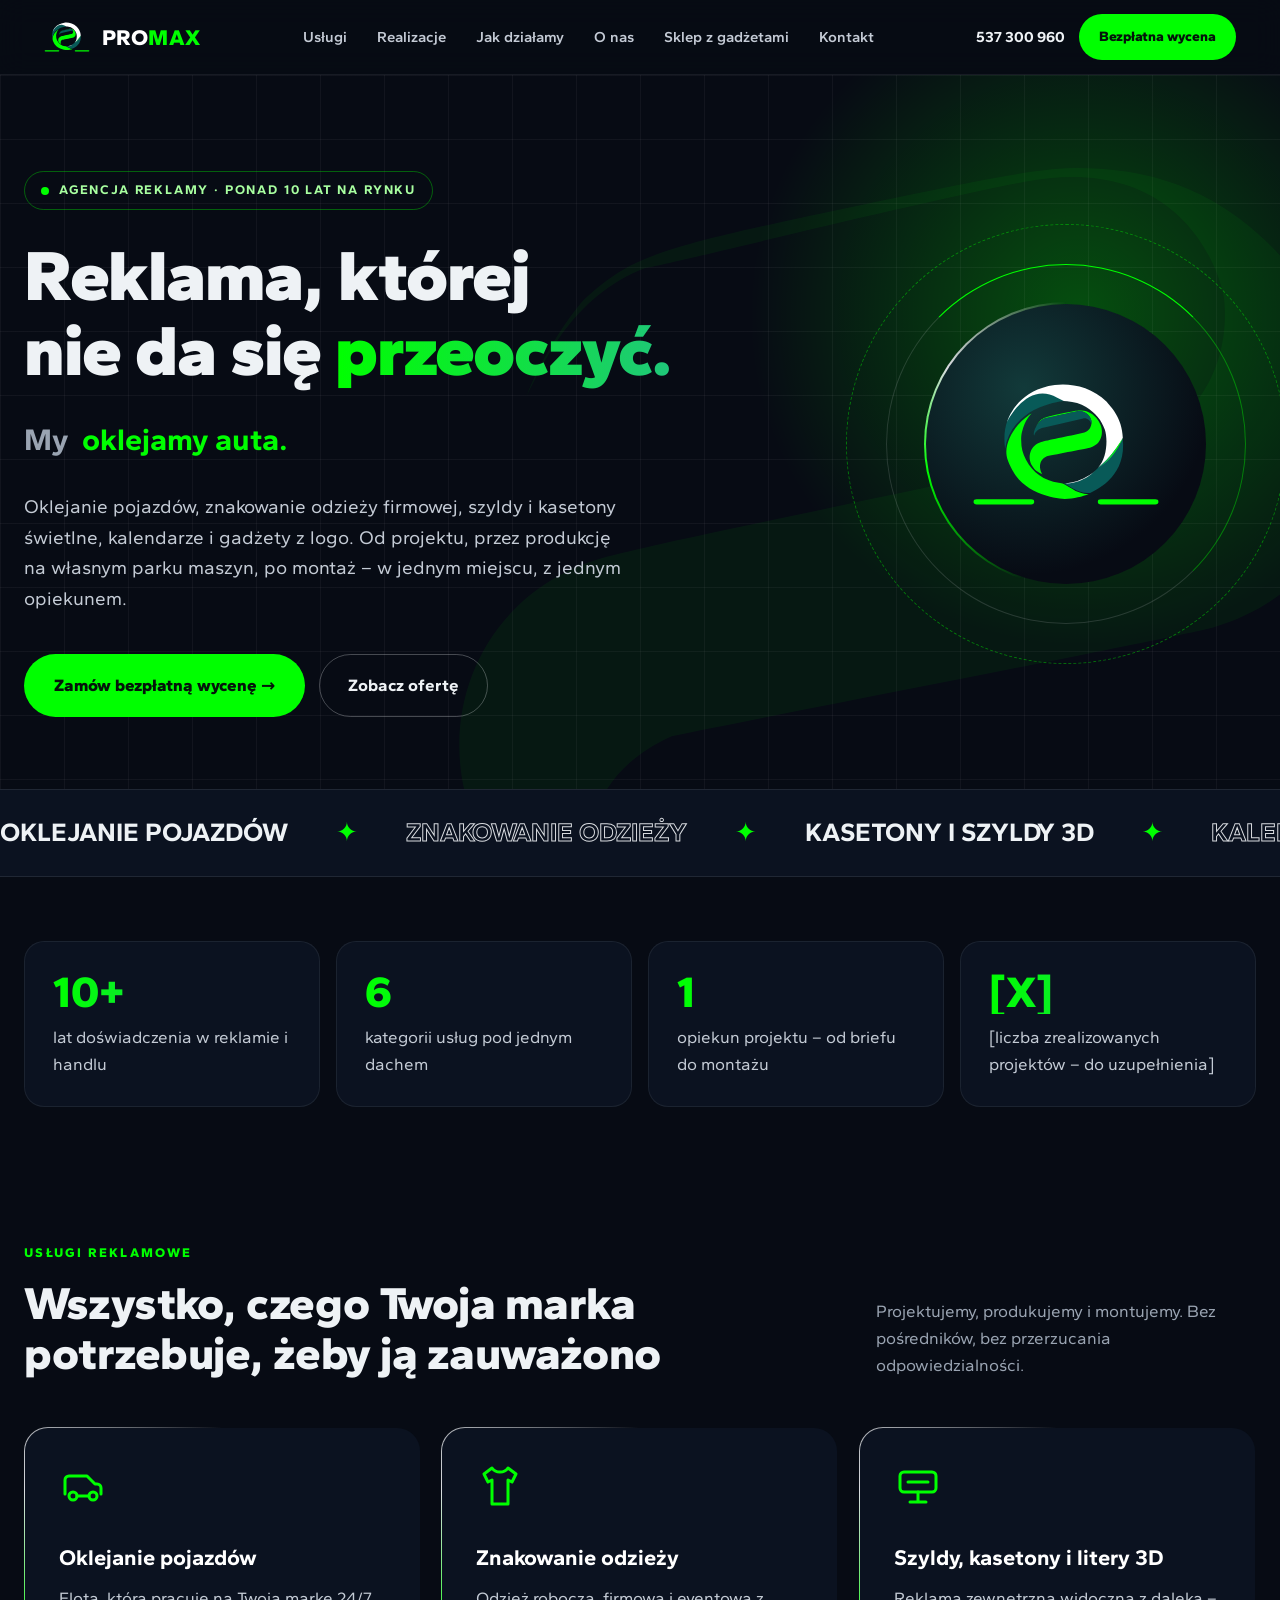
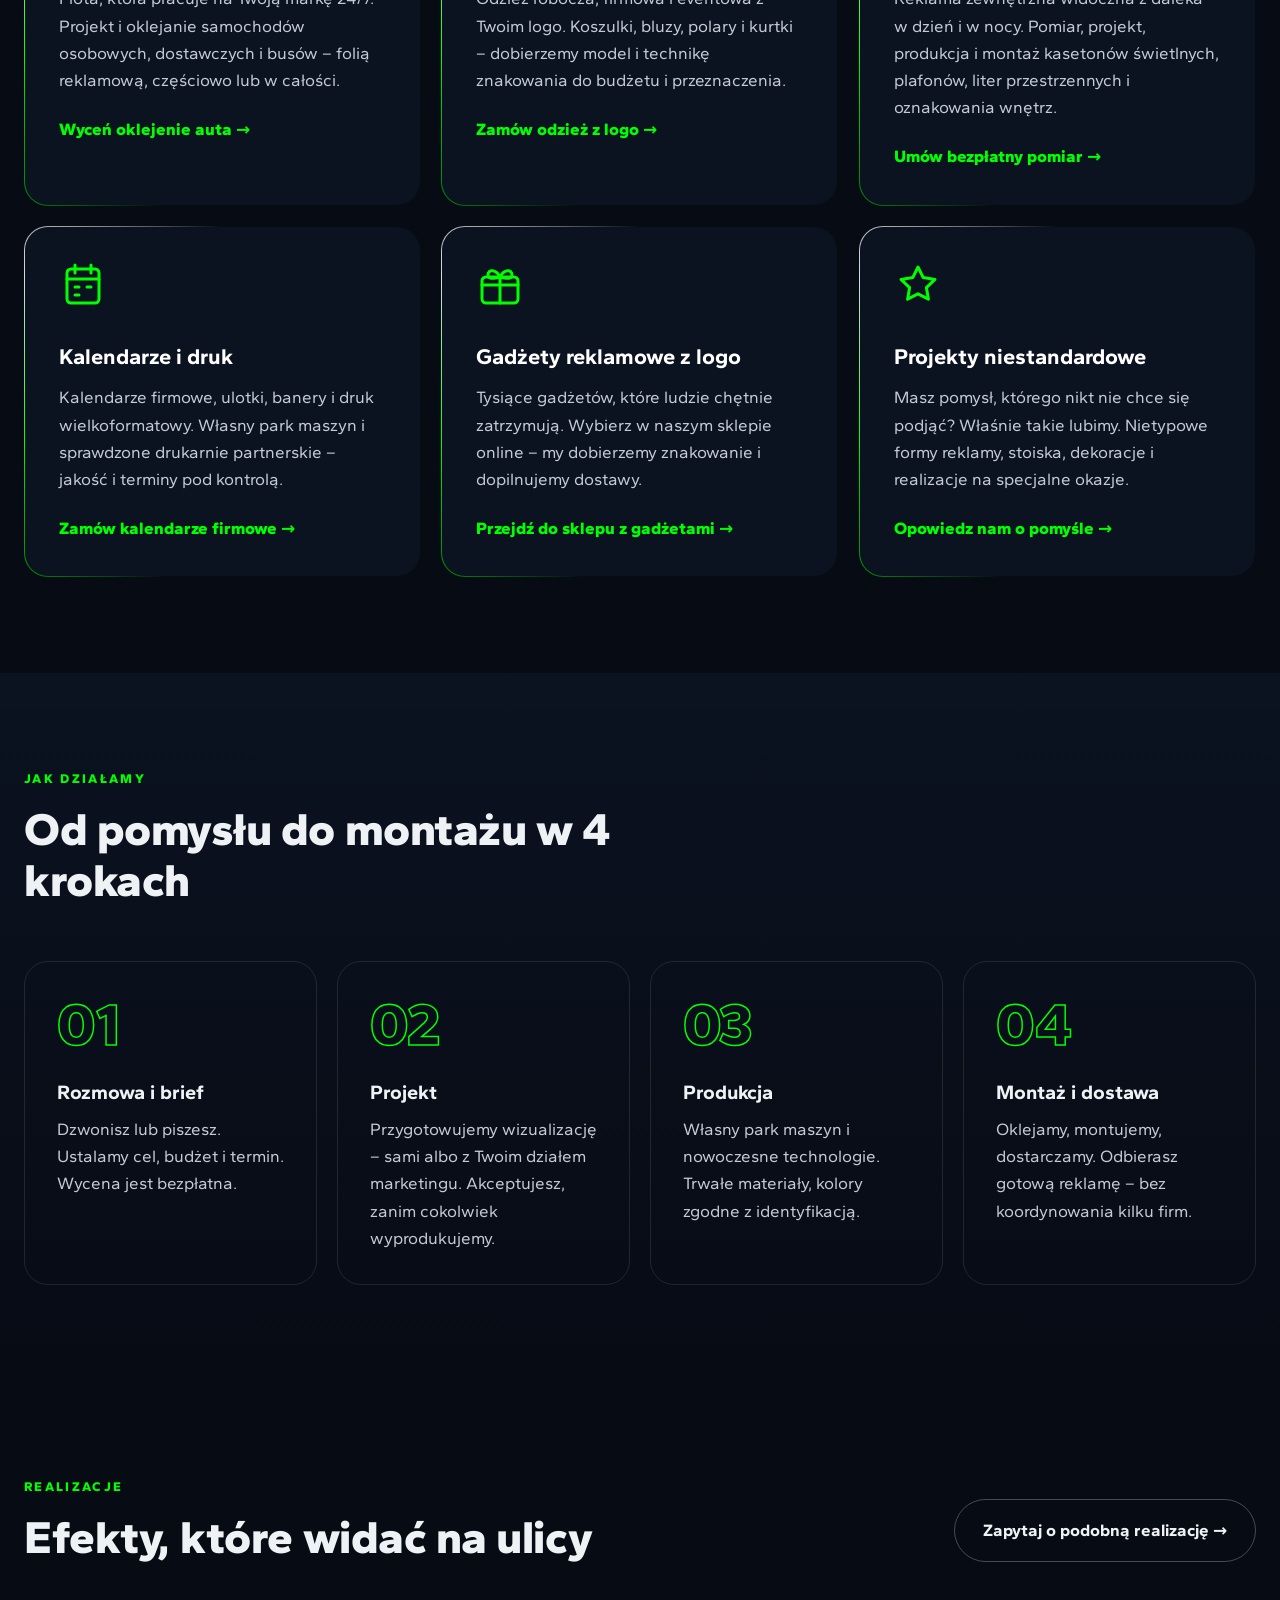
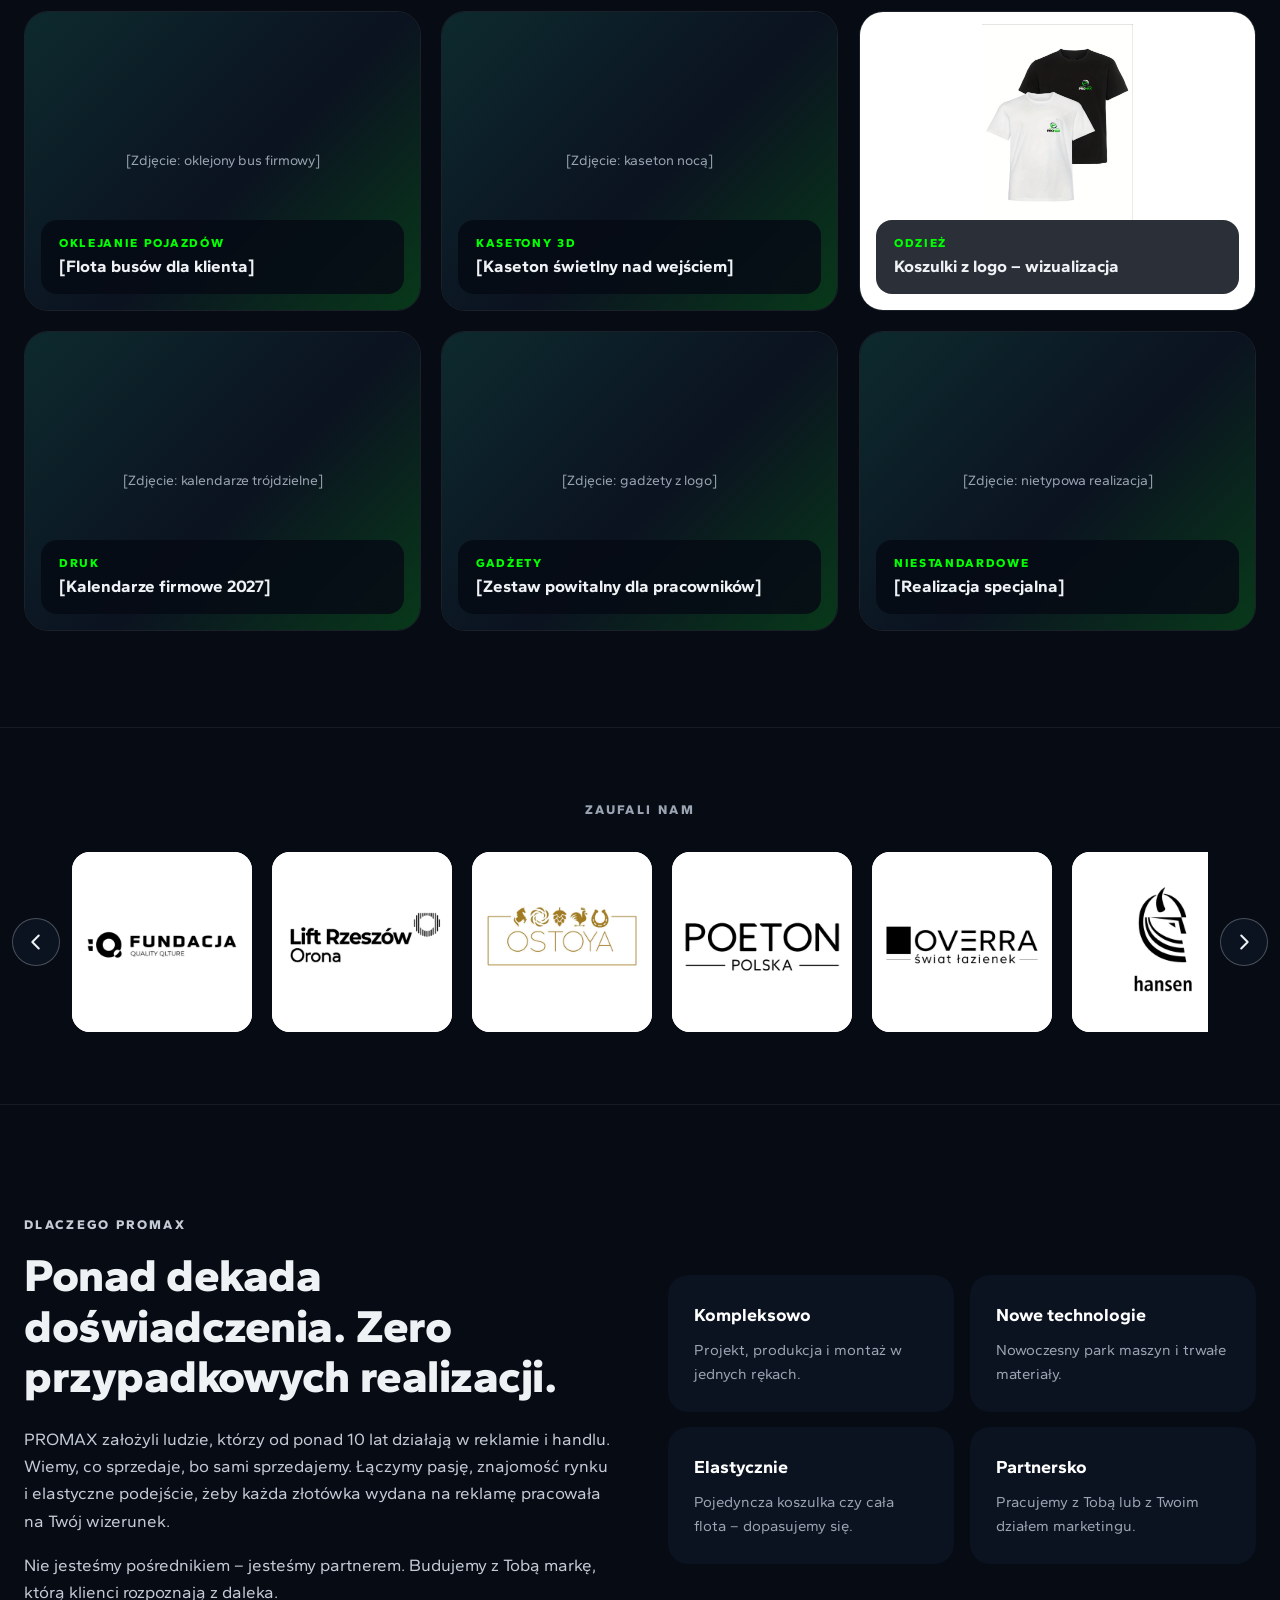
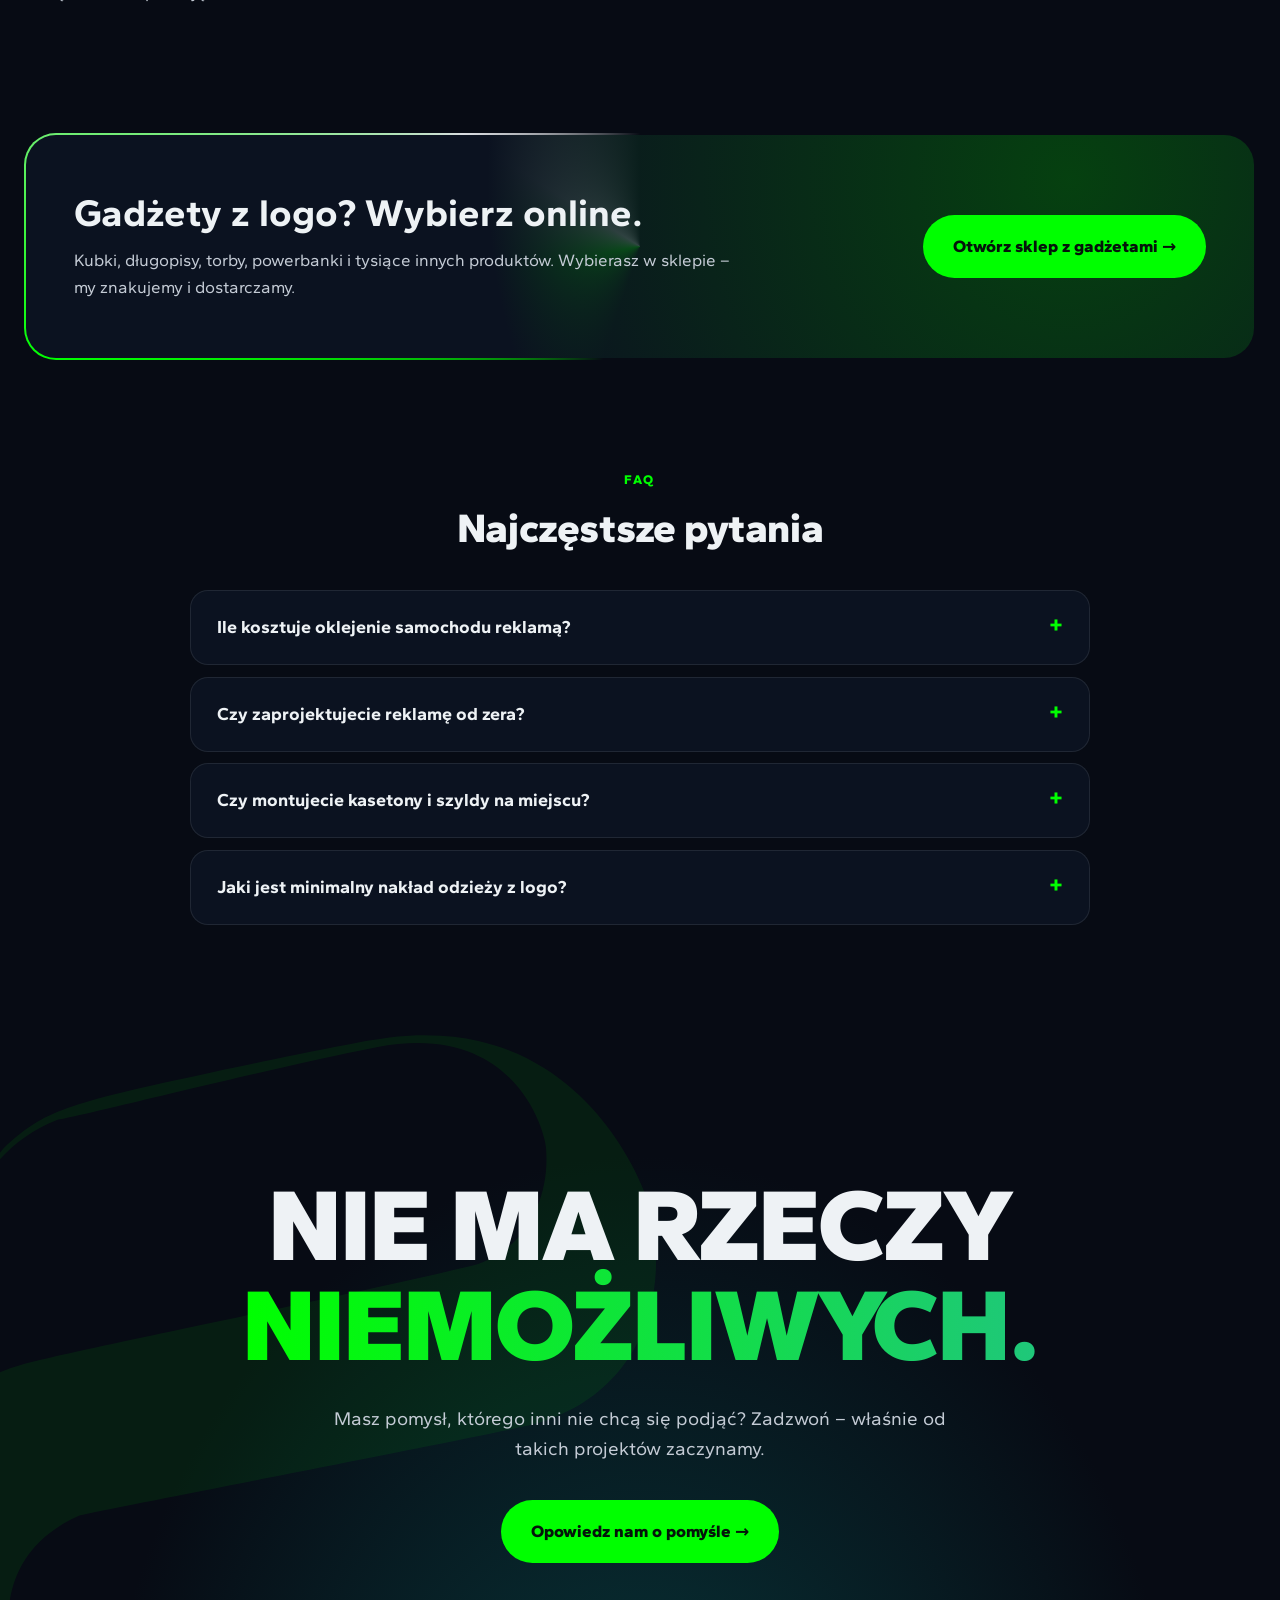
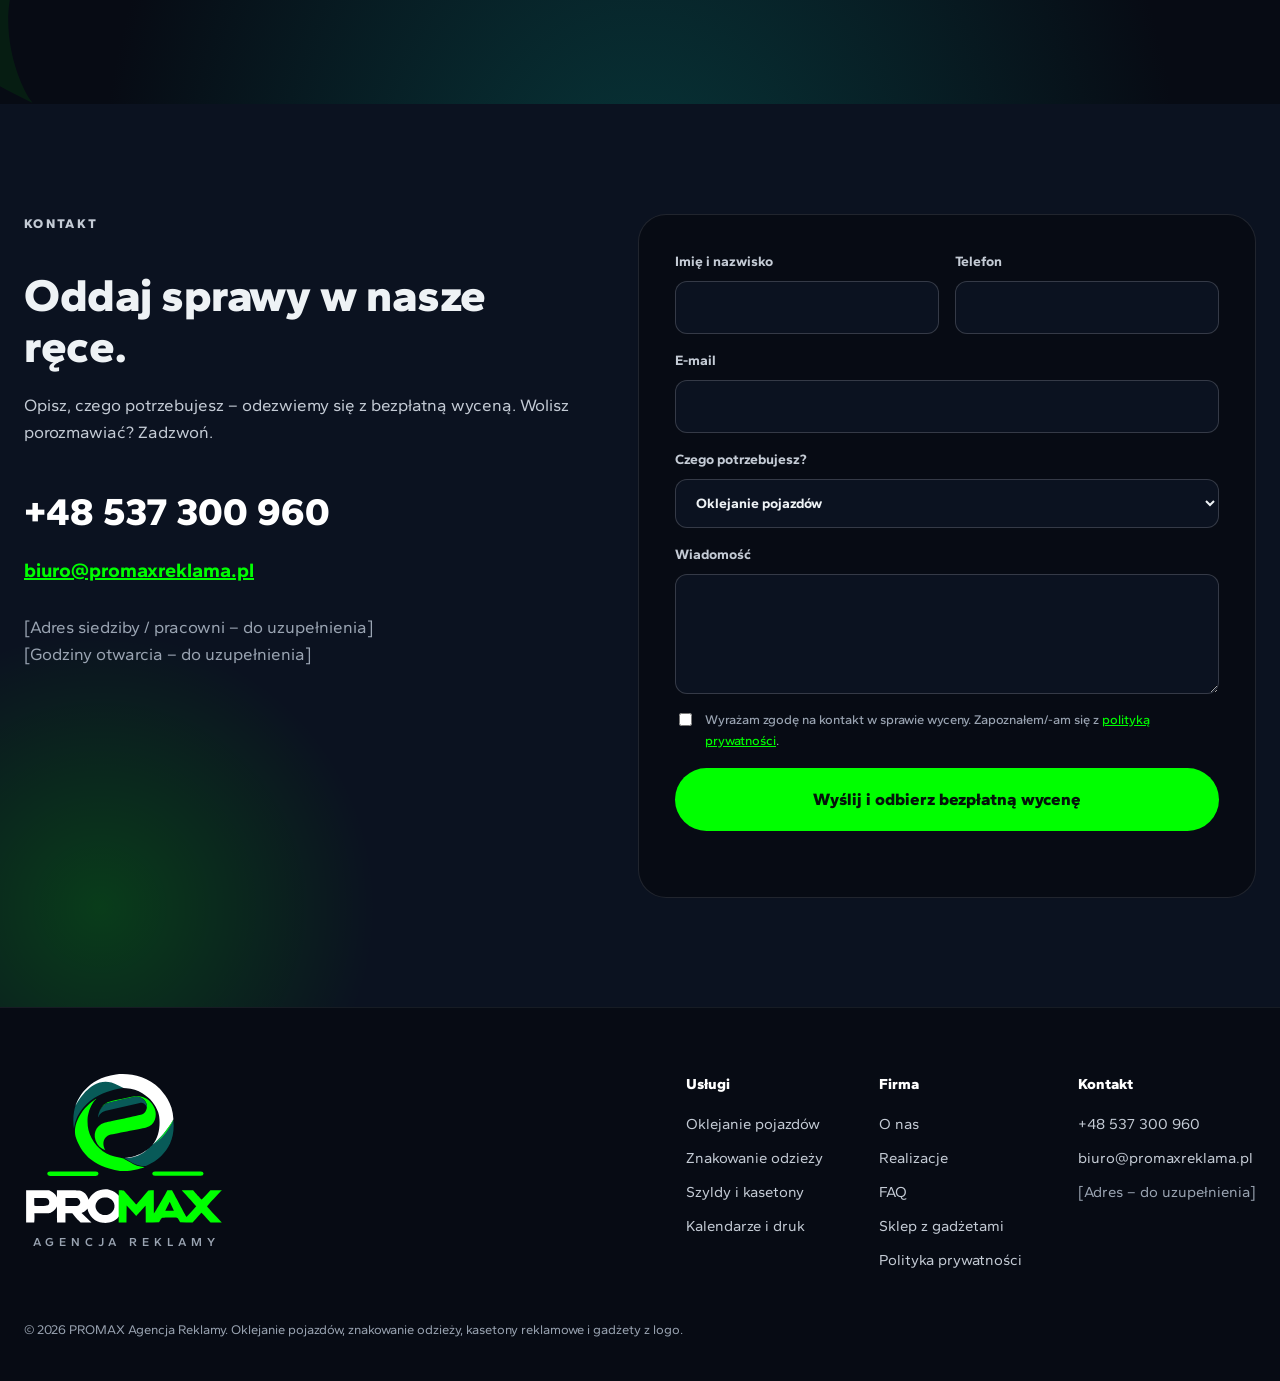
<file: index.html>
<!doctype html>
<html lang="pl">
<head>
<meta charset="utf-8">
<meta name="viewport" content="width=device-width, initial-scale=1">
<!-- TODO: po uzupełnieniu dopisz miasto, np. „Agencja reklamowa Kraków – …” -->
<title>Agencja reklamowa – oklejanie aut, odzież z logo, kasetony | PROMAX</title>
<meta name="description" content="Oklejanie pojazdów, znakowanie odzieży, kasetony 3D, kalendarze i gadżety z logo. Projekt, produkcja i montaż w jednym miejscu. Zadzwoń: 537 300 960.">
<link rel="canonical" href="https://promaxreklama.pl/">
<meta name="theme-color" content="#070B14">
<meta property="og:type" content="website">
<meta property="og:locale" content="pl_PL">
<meta property="og:title" content="PROMAX – reklama, której nie da się przeoczyć">
<meta property="og:description" content="Oklejanie pojazdów, odzież z logo, kasetony 3D, kalendarze i gadżety. Projekt, produkcja i montaż – z jednym opiekunem.">
<meta property="og:url" content="https://promaxreklama.pl/">
<meta property="og:image" content="https://promaxreklama.pl/assets/img/og-image.png">
<meta property="og:image:width" content="1200">
<meta property="og:image:height" content="630">
<link rel="icon" type="image/svg+xml" href="assets/img/promax-sygnet.svg">
<link rel="preconnect" href="https://fonts.googleapis.com">
<link rel="preconnect" href="https://fonts.gstatic.com" crossorigin>
<link rel="stylesheet" href="https://fonts.googleapis.com/css2?family=Gantari:wght@300;400;500;600;700;800;900&display=swap">
<link rel="stylesheet" href="assets/css/style.css?v=5">
<script>document.documentElement.classList.add('js');</script>
<script type="application/ld+json">
{
  "@context": "https://schema.org",
  "@type": "LocalBusiness",
  "name": "PROMAX Agencja Reklamy",
  "url": "https://promaxreklama.pl/",
  "logo": "https://promaxreklama.pl/assets/img/promax-logo-dark.svg",
  "image": "https://promaxreklama.pl/assets/img/og-image.png",
  "telephone": "+48537300960",
  "email": "biuro@promaxreklama.pl",
  "description": "Oklejanie pojazdów, znakowanie odzieży, kasetony i litery 3D, kalendarze, druk i gadżety reklamowe z logo.",
  "sameAs": ["https://promax.cool-shop.eu/pl"],
  "makesOffer": [
    {"@type":"Offer","itemOffered":{"@type":"Service","name":"Oklejanie pojazdów"}},
    {"@type":"Offer","itemOffered":{"@type":"Service","name":"Znakowanie odzieży"}},
    {"@type":"Offer","itemOffered":{"@type":"Service","name":"Szyldy, kasetony i litery 3D"}},
    {"@type":"Offer","itemOffered":{"@type":"Service","name":"Kalendarze i druk"}},
    {"@type":"Offer","itemOffered":{"@type":"Service","name":"Gadżety reklamowe z logo"}},
    {"@type":"Offer","itemOffered":{"@type":"Service","name":"Projekty niestandardowe"}}
  ]
}
</script>
<script type="application/ld+json">
{
  "@context": "https://schema.org",
  "@type": "FAQPage",
  "mainEntity": [
    {"@type":"Question","name":"Ile kosztuje oklejenie samochodu reklamą?","acceptedAnswer":{"@type":"Answer","text":"Cena zależy od wielkości auta, zakresu oklejenia (częściowe lub pełne) i rodzaju folii. Wyślij nam model pojazdu i pomysł – przygotujemy bezpłatną wycenę i wizualizację."}},
    {"@type":"Question","name":"Czy zaprojektujecie reklamę od zera?","acceptedAnswer":{"@type":"Answer","text":"Tak. Projektujemy samodzielnie albo we współpracy z Twoim działem marketingu – zawsze przed produkcją dostajesz projekt do akceptacji."}},
    {"@type":"Question","name":"Czy montujecie kasetony i szyldy na miejscu?","acceptedAnswer":{"@type":"Answer","text":"Tak – wykonujemy pomiar, produkcję i montaż kasetonów, liter 3D, plafonów oraz oznakowania wewnątrz firmy."}}
  ]
}
</script>
</head>
<body>
<a class="skip" href="#tresc">Przejdź do treści</a>

<!-- NAWIGACJA -->
<header class="site-header" id="top">
  <nav class="nav" aria-label="Menu główne">
    <a class="brand" href="#start" aria-label="PROMAX – strona główna">
      <img src="assets/img/promax-sygnet.svg" alt="" width="46" height="40">
      <span>PRO<b>MAX</b></span>
    </a>
    <div class="navlinks" id="menu">
      <a class="navlink" href="#uslugi">Usługi</a>
      <a class="navlink" href="#realizacje">Realizacje</a>
      <a class="navlink" href="#proces">Jak działamy</a>
      <a class="navlink" href="#o-nas">O nas</a>
      <a class="navlink" href="https://promax.cool-shop.eu/pl" rel="noopener">Sklep z gadżetami</a>
      <a class="navlink" href="#kontakt">Kontakt</a>
    </div>
    <div class="nav-cta">
      <a class="nav-phone" href="tel:+48537300960">537 300 960</a>
      <a class="btn btn--sm" href="#kontakt">Bezpłatna wycena</a>
      <button class="menu-btn" type="button" aria-label="Otwórz menu" aria-expanded="false" aria-controls="menu">
        <svg aria-hidden="true" width="22" height="22" viewBox="0 0 24 24" fill="none" stroke="currentColor" stroke-width="2" stroke-linecap="round"><path d="M4 7h16M4 12h16M4 17h16"/></svg>
      </button>
    </div>
  </nav>
</header>

<main id="tresc">

<!-- HERO -->
<section class="hero" id="start">
  <div class="hero-glow pulse" aria-hidden="true"></div>
  <div class="hero-grid" aria-hidden="true"></div>
  <img class="swoosh swoosh--hero" src="assets/img/promax-swoosh.svg" alt="" aria-hidden="true">
  <div class="wrap hero-inner">
    <div class="hero-copy">
      <p class="badge rise"><i class="dot"></i>Agencja reklamy · ponad 10 lat na rynku</p>
      <h1 class="rise d1">Reklama, której<br>nie da się <span class="gt">przeoczyć.</span></h1>
      <div class="rotator rise d2" aria-label="Oklejamy auta, znakujemy odzież, budujemy kasetony 3D, drukujemy kalendarze, dobieramy gadżety.">
        <span class="me" aria-hidden="true">My</span>
        <span class="win" aria-hidden="true">
          <span class="words">
            <span>oklejamy auta.</span>
            <span>znakujemy odzież.</span>
            <span>budujemy kasetony 3D.</span>
            <span>drukujemy kalendarze.</span>
            <span>dobieramy gadżety.</span>
            <span>oklejamy auta.</span>
          </span>
        </span>
      </div>
      <p class="sub rise d3">Oklejanie pojazdów, znakowanie odzieży firmowej, szyldy i kasetony świetlne, kalendarze i gadżety z logo. Od projektu, przez produkcję na własnym parku maszyn, po montaż – w jednym miejscu, z jednym opiekunem.</p>
      <div class="ctas rise d3">
        <a class="btn" href="#kontakt">Zamów bezpłatną wycenę →</a>
        <a class="ghost" href="#uslugi">Zobacz ofertę</a>
      </div>
    </div>
    <div class="hero-art" aria-hidden="true">
      <div class="ring1 spin"></div>
      <div class="ring2 spinr"></div>
      <div class="orb-frame frame">
        <div class="orb floaty"><img src="assets/img/promax-sygnet.svg" alt="" width="190" height="166"></div>
      </div>
    </div>
  </div>
</section>

<!-- PASEK USŁUG -->
<div class="marquee" aria-hidden="true">
  <div class="track">
    <span>Oklejanie pojazdów</span><span class="s">✦</span><span class="o">Znakowanie odzieży</span><span class="s">✦</span><span>Kasetony i szyldy 3D</span><span class="s">✦</span><span class="o">Kalendarze firmowe</span><span class="s">✦</span><span>Gadżety z logo</span><span class="s">✦</span><span class="o">Druk wielkoformatowy</span><span class="s">✦</span>
    <span>Oklejanie pojazdów</span><span class="s">✦</span><span class="o">Znakowanie odzieży</span><span class="s">✦</span><span>Kasetony i szyldy 3D</span><span class="s">✦</span><span class="o">Kalendarze firmowe</span><span class="s">✦</span><span>Gadżety z logo</span><span class="s">✦</span><span class="o">Druk wielkoformatowy</span><span class="s">✦</span>
  </div>
</div>

<!-- LICZBY -->
<section class="facts" aria-label="PROMAX w liczbach">
  <div class="wrap grid">
    <div class="fact"><p class="n gt">10+</p><p>lat doświadczenia w reklamie i handlu</p></div>
    <div class="fact"><p class="n gt">6</p><p>kategorii usług pod jednym dachem</p></div>
    <div class="fact"><p class="n gt">1</p><p>opiekun projektu – od briefu do montażu</p></div>
    <div class="fact"><p class="n gt">[X]</p><p>[liczba zrealizowanych projektów – do uzupełnienia]</p></div>
  </div>
</section>

<!-- USŁUGI -->
<section class="services" id="uslugi">
  <div class="wrap">
    <div class="sec-head">
      <div style="max-width:720px">
        <p class="eyebrow">Usługi reklamowe</p>
        <h2 class="h2">Wszystko, czego Twoja marka potrzebuje, żeby ją zauważono</h2>
      </div>
      <p class="lead" style="margin:0;max-width:380px;color:var(--muted)">Projektujemy, produkujemy i montujemy. Bez pośredników, bez przerzucania odpowiedzialności.</p>
    </div>
    <div class="grid">
      <a class="card frame frame-slow" href="#kontakt" data-service="Oklejanie pojazdów">
        <div class="card-in">
          <svg aria-hidden="true" width="48" height="48" viewBox="0 0 24 24" fill="none" stroke="#00FF00" stroke-width="1.5" stroke-linecap="round" stroke-linejoin="round"><path d="M3 16V9a2 2 0 0 1 2-2h9l4 4h1a2 2 0 0 1 2 2v3"/><circle cx="7" cy="17" r="2"/><circle cx="17" cy="17" r="2"/><path d="M9 17h6"/></svg>
          <h3>Oklejanie pojazdów</h3>
          <p>Flota, która pracuje na Twoją markę 24/7. Projekt i oklejanie samochodów osobowych, dostawczych i busów – folią reklamową, częściowo lub w całości.</p>
          <p class="more">Wyceń oklejenie auta →</p>
        </div>
      </a>
      <a class="card frame frame-slow" href="#kontakt" data-service="Znakowanie odzieży">
        <div class="card-in">
          <svg aria-hidden="true" width="48" height="48" viewBox="0 0 24 24" fill="none" stroke="#00FF00" stroke-width="1.5" stroke-linecap="round" stroke-linejoin="round"><path d="M8 3 4 6l2 4 2-1v12h8V9l2 1 2-4-4-3c-1 1.5-2.4 2-4 2s-3-.5-4-2z"/></svg>
          <h3>Znakowanie odzieży</h3>
          <p>Odzież robocza, firmowa i eventowa z Twoim logo. Koszulki, bluzy, polary i kurtki – dobierzemy model i technikę znakowania do budżetu i przeznaczenia.</p>
          <p class="more">Zamów odzież z logo →</p>
        </div>
      </a>
      <a class="card frame frame-slow" href="#kontakt" data-service="Szyldy i kasetony">
        <div class="card-in">
          <svg aria-hidden="true" width="48" height="48" viewBox="0 0 24 24" fill="none" stroke="#00FF00" stroke-width="1.5" stroke-linecap="round" stroke-linejoin="round"><rect x="3" y="5" width="18" height="10" rx="2"/><path d="M7 10h10M12 15v5M8 20h8"/></svg>
          <h3>Szyldy, kasetony i litery 3D</h3>
          <p>Reklama zewnętrzna widoczna z daleka – w dzień i w nocy. Pomiar, projekt, produkcja i montaż kasetonów świetlnych, plafonów, liter przestrzennych i oznakowania wnętrz.</p>
          <p class="more">Umów bezpłatny pomiar →</p>
        </div>
      </a>
      <a class="card frame frame-slow" href="#kontakt" data-service="Kalendarze i druk">
        <div class="card-in">
          <svg aria-hidden="true" width="48" height="48" viewBox="0 0 24 24" fill="none" stroke="#00FF00" stroke-width="1.5" stroke-linecap="round" stroke-linejoin="round"><rect x="4" y="4" width="16" height="17" rx="2"/><path d="M4 9h16M8 2v4M16 2v4M8 13h2M14 13h2M8 17h2"/></svg>
          <h3>Kalendarze i druk</h3>
          <p>Kalendarze firmowe, ulotki, banery i druk wielkoformatowy. Własny park maszyn i sprawdzone drukarnie partnerskie – jakość i terminy pod kontrolą.</p>
          <p class="more">Zamów kalendarze firmowe →</p>
        </div>
      </a>
      <a class="card frame frame-slow" href="https://promax.cool-shop.eu/pl" rel="noopener">
        <div class="card-in">
          <svg aria-hidden="true" width="48" height="48" viewBox="0 0 24 24" fill="none" stroke="#00FF00" stroke-width="1.5" stroke-linecap="round" stroke-linejoin="round"><rect x="3" y="8" width="18" height="13" rx="2"/><path d="M12 8v13M3 12h18M12 8c-2-4-6-4-6-1s6 1 6 1 6 2 6-1-4-3-6 1"/></svg>
          <h3>Gadżety reklamowe z logo</h3>
          <p>Tysiące gadżetów, które ludzie chętnie zatrzymują. Wybierz w naszym sklepie online – my dobierzemy znakowanie i dopilnujemy dostawy.</p>
          <p class="more">Przejdź do sklepu z gadżetami →</p>
        </div>
      </a>
      <a class="card frame frame-slow" href="#kontakt" data-service="Projekt niestandardowy">
        <div class="card-in">
          <svg aria-hidden="true" width="48" height="48" viewBox="0 0 24 24" fill="none" stroke="#00FF00" stroke-width="1.5" stroke-linecap="round" stroke-linejoin="round"><path d="M12 3l2.6 5.3 5.9.9-4.3 4.1 1 5.8L12 16.4 6.8 19.1l1-5.8L3.5 9.2l5.9-.9z"/></svg>
          <h3>Projekty niestandardowe</h3>
          <p>Masz pomysł, którego nikt nie chce się podjąć? Właśnie takie lubimy. Nietypowe formy reklamy, stoiska, dekoracje i realizacje na specjalne okazje.</p>
          <p class="more">Opowiedz nam o pomyśle →</p>
        </div>
      </a>
    </div>
  </div>
</section>

<!-- PROCES -->
<section class="process" id="proces">
  <div class="wrap">
    <p class="eyebrow">Jak działamy</p>
    <h2 class="h2">Od pomysłu do montażu w 4 krokach</h2>
    <div class="grid">
      <div class="step"><p class="num">01</p><h3>Rozmowa i brief</h3><p>Dzwonisz lub piszesz. Ustalamy cel, budżet i termin. Wycena jest bezpłatna.</p></div>
      <div class="step"><p class="num">02</p><h3>Projekt</h3><p>Przygotowujemy wizualizację – sami albo z Twoim działem marketingu. Akceptujesz, zanim cokolwiek wyprodukujemy.</p></div>
      <div class="step"><p class="num">03</p><h3>Produkcja</h3><p>Własny park maszyn i nowoczesne technologie. Trwałe materiały, kolory zgodne z identyfikacją.</p></div>
      <div class="step"><p class="num">04</p><h3>Montaż i dostawa</h3><p>Oklejamy, montujemy, dostarczamy. Odbierasz gotową reklamę – bez koordynowania kilku firm.</p></div>
    </div>
  </div>
</section>

<!-- REALIZACJE -->
<section id="realizacje">
  <div class="wrap">
    <div class="sec-head">
      <div>
        <p class="eyebrow">Realizacje</p>
        <h2 class="h2">Efekty, które widać na ulicy</h2>
      </div>
      <a class="ghost" href="#kontakt">Zapytaj o podobną realizację →</a>
    </div>
    <!-- TODO: podmień placeholdery na zdjęcia: <img src="assets/img/realizacje/plik.webp" alt="opis"> wewnątrz .shot -->
    <div class="shots">
      <figure class="shot-wrap"><div class="shot">[Zdjęcie: oklejony bus firmowy]</div><figcaption><span>Oklejanie pojazdów</span><strong>[Flota busów dla klienta]</strong></figcaption></figure>
      <figure class="shot-wrap"><div class="shot">[Zdjęcie: kaseton nocą]</div><figcaption><span>Kasetony 3D</span><strong>[Kaseton świetlny nad wejściem]</strong></figcaption></figure>
      <figure class="shot-wrap"><div class="shot shot--light"><img src="assets/img/realizacje/odziez-z-logo-wizualizacja.webp" alt="Koszulki z logo PROMAX – wizualizacja znakowania odzieży" loading="lazy" width="603" height="804"></div><figcaption><span>Odzież</span><strong>Koszulki z logo – wizualizacja</strong></figcaption></figure>
      <figure class="shot-wrap"><div class="shot">[Zdjęcie: kalendarze trójdzielne]</div><figcaption><span>Druk</span><strong>[Kalendarze firmowe 2027]</strong></figcaption></figure>
      <figure class="shot-wrap"><div class="shot">[Zdjęcie: gadżety z logo]</div><figcaption><span>Gadżety</span><strong>[Zestaw powitalny dla pracowników]</strong></figcaption></figure>
      <figure class="shot-wrap"><div class="shot">[Zdjęcie: nietypowa realizacja]</div><figcaption><span>Niestandardowe</span><strong>[Realizacja specjalna]</strong></figcaption></figure>
    </div>
  </div>
</section>

<!-- KLIENCI -->
<section class="clients" aria-label="Zaufali nam">
  <p class="label">Zaufali nam</p>
  <div class="carousel" data-reveal-from="right" role="region" aria-roledescription="karuzela" aria-label="Logotypy klientów">
    <button class="car-btn car-prev" type="button" aria-label="Poprzednie logo">
      <svg aria-hidden="true" width="22" height="22" viewBox="0 0 24 24" fill="none" stroke="currentColor" stroke-width="2.2" stroke-linecap="round" stroke-linejoin="round"><path d="M15 5l-7 7 7 7"/></svg>
    </button>
    <div class="viewport">
      <div class="car-track" id="clients-track"></div>
    </div>
    <button class="car-btn car-next" type="button" aria-label="Następne logo">
      <svg aria-hidden="true" width="22" height="22" viewBox="0 0 24 24" fill="none" stroke="currentColor" stroke-width="2.2" stroke-linecap="round" stroke-linejoin="round"><path d="M9 5l7 7-7 7"/></svg>
    </button>
  </div>
</section>

<!-- O NAS -->
<section class="about" id="o-nas">
  <div class="wrap">
    <div class="copy">
      <p class="eyebrow">Dlaczego PROMAX</p>
      <h2 class="h2">Ponad dekada doświadczenia. Zero przypadkowych realizacji.</h2>
      <p>PROMAX założyli ludzie, którzy od ponad 10 lat działają w reklamie i handlu. Wiemy, co sprzedaje, bo sami sprzedajemy. Łączymy pasję, znajomość rynku i elastyczne podejście, żeby każda złotówka wydana na reklamę pracowała na Twój wizerunek.</p>
      <p>Nie jesteśmy pośrednikiem – jesteśmy partnerem. Budujemy z Tobą markę, którą klienci rozpoznają z daleka.</p>
    </div>
    <div class="tiles">
      <div class="tile"><h3>Kompleksowo</h3><p>Projekt, produkcja i montaż w jednych rękach.</p></div>
      <div class="tile"><h3>Nowe technologie</h3><p>Nowoczesny park maszyn i trwałe materiały.</p></div>
      <div class="tile"><h3>Elastycznie</h3><p>Pojedyncza koszulka czy cała flota – dopasujemy się.</p></div>
      <div class="tile"><h3>Partnersko</h3><p>Pracujemy z Tobą lub z Twoim działem marketingu.</p></div>
    </div>
  </div>
</section>

<!-- SKLEP -->
<section class="shop" aria-label="Sklep z gadżetami">
  <div class="wrap frame">
    <div class="shop-in">
      <div>
        <h2>Gadżety z logo? Wybierz online.</h2>
        <p>Kubki, długopisy, torby, powerbanki i tysiące innych produktów. Wybierasz w sklepie – my znakujemy i dostarczamy.</p>
      </div>
      <a class="btn" href="https://promax.cool-shop.eu/pl" rel="noopener">Otwórz sklep z gadżetami →</a>
    </div>
  </div>
</section>

<!-- FAQ -->
<section class="faq" id="faq">
  <div class="wrap">
    <p class="eyebrow">FAQ</p>
    <h2 class="h2">Najczęstsze pytania</h2>
    <div class="faq-list">
      <details><summary>Ile kosztuje oklejenie samochodu reklamą?<span class="plus" aria-hidden="true">+</span></summary><p>Cena zależy od wielkości auta, zakresu oklejenia (częściowe lub pełne) i rodzaju folii. Wyślij nam model pojazdu i pomysł – przygotujemy bezpłatną wycenę i wizualizację.</p></details>
      <details><summary>Czy zaprojektujecie reklamę od zera?<span class="plus" aria-hidden="true">+</span></summary><p>Tak. Projektujemy samodzielnie albo we współpracy z Twoim działem marketingu – zawsze przed produkcją dostajesz projekt do akceptacji.</p></details>
      <details><summary>Czy montujecie kasetony i szyldy na miejscu?<span class="plus" aria-hidden="true">+</span></summary><p>Tak – wykonujemy pomiar, produkcję i montaż kasetonów, liter 3D, plafonów oraz oznakowania wewnątrz firmy.</p></details>
      <details><summary>Jaki jest minimalny nakład odzieży z logo?<span class="plus" aria-hidden="true">+</span></summary><p>[Do uzupełnienia przez PROMAX – minimalny nakład i czas realizacji dla poszczególnych technik znakowania.]</p></details>
    </div>
  </div>
</section>

<!-- HASŁO -->
<section class="motto" aria-label="Nasze motto">
  <img class="swoosh swoosh--motto" src="assets/img/promax-swoosh.svg" alt="" aria-hidden="true">
  <div class="wrap">
    <p class="motto-text">Nie ma rzeczy<br><span class="gt">niemożliwych.</span></p>
    <p class="motto-sub">Masz pomysł, którego inni nie chcą się podjąć? Zadzwoń – właśnie od takich projektów zaczynamy.</p>
    <a class="btn" href="#kontakt">Opowiedz nam o pomyśle →</a>
  </div>
</section>

<!-- KONTAKT -->
<section class="contact" id="kontakt">
  <div class="contact-glow pulse" aria-hidden="true"></div>
  <div class="wrap">
    <div class="info">
      <p class="eyebrow">Kontakt</p>
      <h2 class="h2">Oddaj sprawy w nasze ręce.</h2>
      <p>Opisz, czego potrzebujesz – odezwiemy się z bezpłatną wyceną. Wolisz porozmawiać? Zadzwoń.</p>
      <a class="big-phone" href="tel:+48537300960">+48 537 300 960</a>
      <a class="big-mail" href="mailto:biuro@promaxreklama.pl">biuro@promaxreklama.pl</a>
      <address>[Adres siedziby / pracowni – do uzupełnienia]<br>[Godziny otwarcia – do uzupełnienia]</address>
    </div>
    <form class="form" id="quote-form" action="mailto:biuro@promaxreklama.pl" method="post" enctype="text/plain" aria-label="Formularz wyceny">
      <label>Imię i nazwisko<input type="text" name="name" autocomplete="name" required></label>
      <label>Telefon<input type="tel" name="phone" autocomplete="tel" required></label>
      <label class="full">E-mail<input type="email" name="email" autocomplete="email"></label>
      <label class="full">Czego potrzebujesz?
        <select name="service" id="service">
          <option>Oklejanie pojazdów</option>
          <option>Znakowanie odzieży</option>
          <option>Szyldy i kasetony</option>
          <option>Kalendarze i druk</option>
          <option>Gadżety reklamowe</option>
          <option>Projekt niestandardowy</option>
        </select>
      </label>
      <label class="full">Wiadomość<textarea name="msg" rows="4"></textarea></label>
      <label class="full consent"><input type="checkbox" name="rodo" required><span>Wyrażam zgodę na kontakt w sprawie wyceny. Zapoznałem/-am się z <a href="polityka-prywatnosci.html">polityką prywatności</a>.</span></label>
      <div class="full"><button class="btn" type="submit">Wyślij i odbierz bezpłatną wycenę</button></div>
      <p class="form-status full" id="form-status" role="status"></p>
    </form>
  </div>
</section>

</main>

<!-- STOPKA -->
<footer class="footer">
  <div class="wrap">
    <div class="footer-brand"><img class="logo" src="assets/img/promax-logo-dark.svg" alt="PROMAX Agencja Reklamy – logo" width="200" height="150" loading="lazy"><p>AGENCJA REKLAMY</p></div>
    <div class="cols">
      <div class="col"><p>Usługi</p><a class="navlink" href="#uslugi">Oklejanie pojazdów</a><a class="navlink" href="#uslugi">Znakowanie odzieży</a><a class="navlink" href="#uslugi">Szyldy i kasetony</a><a class="navlink" href="#uslugi">Kalendarze i druk</a></div>
      <div class="col"><p>Firma</p><a class="navlink" href="#o-nas">O nas</a><a class="navlink" href="#realizacje">Realizacje</a><a class="navlink" href="#faq">FAQ</a><a class="navlink" href="https://promax.cool-shop.eu/pl" rel="noopener">Sklep z gadżetami</a><a class="navlink" href="polityka-prywatnosci.html">Polityka prywatności</a></div>
      <div class="col"><p>Kontakt</p><a class="navlink" href="tel:+48537300960">+48 537 300 960</a><a class="navlink" href="mailto:biuro@promaxreklama.pl">biuro@promaxreklama.pl</a><span style="color:var(--muted)">[Adres – do uzupełnienia]</span></div>
    </div>
  </div>
  <p class="copy">© <span id="year">2026</span> PROMAX Agencja Reklamy. Oklejanie pojazdów, znakowanie odzieży, kasetony reklamowe i gadżety z logo.</p>
</footer>

<script src="assets/js/main.js?v=5" defer onerror="document.documentElement.classList.remove('js')"></script>
</body>
</html>
</file>
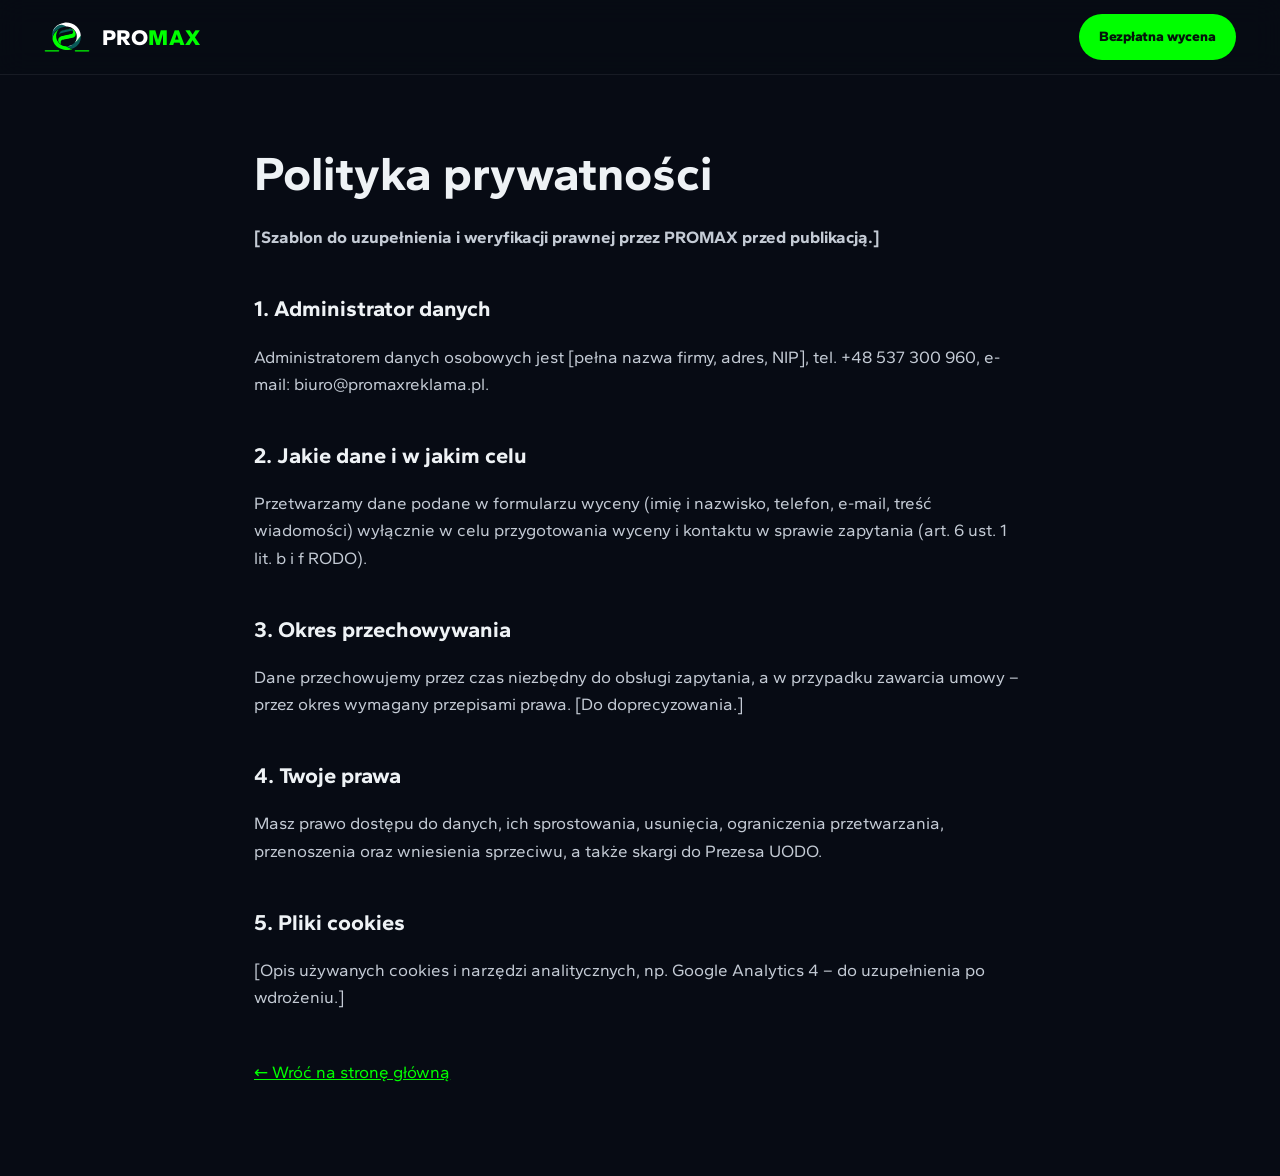
<file: polityka-prywatnosci.html>
<!doctype html>
<html lang="pl">
<head>
<meta charset="utf-8">
<meta name="viewport" content="width=device-width, initial-scale=1">
<title>Polityka prywatności | PROMAX Agencja Reklamy</title>
<meta name="robots" content="noindex, follow">
<link rel="icon" type="image/svg+xml" href="assets/img/promax-sygnet.svg">
<link rel="stylesheet" href="https://fonts.googleapis.com/css2?family=Gantari:wght@300;400;500;600;700;800;900&display=swap">
<link rel="stylesheet" href="assets/css/style.css?v=5">
</head>
<body>
<header class="site-header">
  <nav class="nav" aria-label="Menu główne">
    <a class="brand" href="index.html"><img src="assets/img/promax-sygnet.svg" alt="" width="46" height="40"><span>PRO<b>MAX</b></span></a>
    <div class="nav-cta"><a class="btn btn--sm" href="index.html#kontakt">Bezpłatna wycena</a></div>
  </nav>
</header>
<main class="legal">
  <h1>Polityka prywatności</h1>
  <p><strong>[Szablon do uzupełnienia i weryfikacji prawnej przez PROMAX przed publikacją.]</strong></p>

  <h2>1. Administrator danych</h2>
  <p>Administratorem danych osobowych jest [pełna nazwa firmy, adres, NIP], tel. +48 537 300 960, e-mail: biuro@promaxreklama.pl.</p>

  <h2>2. Jakie dane i w jakim celu</h2>
  <p>Przetwarzamy dane podane w formularzu wyceny (imię i nazwisko, telefon, e-mail, treść wiadomości) wyłącznie w celu przygotowania wyceny i kontaktu w sprawie zapytania (art. 6 ust. 1 lit. b i f RODO).</p>

  <h2>3. Okres przechowywania</h2>
  <p>Dane przechowujemy przez czas niezbędny do obsługi zapytania, a w przypadku zawarcia umowy – przez okres wymagany przepisami prawa. [Do doprecyzowania.]</p>

  <h2>4. Twoje prawa</h2>
  <p>Masz prawo dostępu do danych, ich sprostowania, usunięcia, ograniczenia przetwarzania, przenoszenia oraz wniesienia sprzeciwu, a także skargi do Prezesa UODO.</p>

  <h2>5. Pliki cookies</h2>
  <p>[Opis używanych cookies i narzędzi analitycznych, np. Google Analytics 4 – do uzupełnienia po wdrożeniu.]</p>

  <p style="margin-top:48px"><a href="index.html">← Wróć na stronę główną</a></p>
</main>
</body>
</html>
</file>
<file: assets/css/style.css>
/* PROMAX – Agencja Reklamy | style główne */
:root{
  --bg:#070B14;
  --bg-2:#0B1220;
  --bg-3:#0E1626;
  --text:#EEF2F5;
  --text-2:#C4CBD5;
  --muted:#9AA4B2;
  --accent:#00FF00;
  --teal:#085A58;
  --accent-soft:#A8FFA0;
  --accent-ink:#04140A;
  --silver:#D9DCE0;
  --line:rgba(217,220,224,.1);
  --wrap:1240px;
}
@property --ang{syntax:'<angle>';inherits:false;initial-value:0deg}

*,*::before,*::after{box-sizing:border-box}
html{scroll-behavior:smooth;scroll-padding-top:80px}
html,body{overflow-x:hidden}
body{margin:0;background:var(--bg);color:var(--text);font-family:Gantari,system-ui,sans-serif;font-size:17px;line-height:1.6;overflow-x:hidden}
img{max-width:100%;display:block}
a{color:var(--accent)}a:hover{color:var(--accent-soft)}
h1,h2,h3,.display{font-family:Gantari,system-ui,sans-serif}
.wrap{max-width:var(--wrap);margin:0 auto}
.sr-only{position:absolute;width:1px;height:1px;padding:0;margin:-1px;overflow:hidden;clip:rect(0,0,0,0);border:0}
.skip{position:absolute;left:-999px;top:8px;background:var(--accent);color:var(--accent-ink);padding:10px 16px;border-radius:8px;z-index:100;font-weight:800}
.skip:focus{left:8px}
:focus-visible{outline:2px solid var(--accent);outline-offset:3px}

/* ---------- animacje ---------- */
@keyframes ang{to{--ang:360deg}}
@keyframes spin{to{transform:rotate(360deg)}}
@keyframes spinr{to{transform:rotate(-360deg)}}
@keyframes floaty{0%,100%{transform:translateY(0)}50%{transform:translateY(-14px)}}
@keyframes marquee{from{transform:translateX(0)}to{transform:translateX(-50%)}}
@keyframes shift{to{background-position:300% 0}}
@keyframes pulse{0%,100%{opacity:.35;transform:scale(1)}50%{opacity:.7;transform:scale(1.08)}}
@keyframes words{0%,15%{transform:translateY(0)}20%,35%{transform:translateY(-16.6667%)}40%,55%{transform:translateY(-33.3333%)}60%,75%{transform:translateY(-50%)}80%,95%{transform:translateY(-66.6667%)}100%{transform:translateY(-83.3333%)}}
@keyframes rise{from{opacity:0;transform:translateY(24px)}to{opacity:1;transform:none}}
@keyframes blink{50%{opacity:.2}}

.gt{background:linear-gradient(90deg,var(--accent),#1FC77A,var(--silver),var(--accent));background-size:300% 100%;-webkit-background-clip:text;background-clip:text;color:transparent;animation:shift 7s linear infinite}
.frame{background:conic-gradient(from var(--ang),rgba(0,255,0,0) 0 55%,var(--accent) 72%,var(--silver) 84%,rgba(0,255,0,0) 100%);animation:ang 5s linear infinite}
.frame-slow{animation-duration:9s}
.spin{animation:spin 26s linear infinite}
.spinr{animation:spinr 38s linear infinite}
.floaty{animation:floaty 6s ease-in-out infinite}
.pulse{animation:pulse 5s ease-in-out infinite}
.rise{animation:rise .9s ease both}
.d1{animation-delay:.15s}.d2{animation-delay:.3s}.d3{animation-delay:.45s}
.dot{animation:blink 1.6s ease-in-out infinite}
/* pojawianie się przy przewijaniu (klasy nadaje main.js) */
.js [data-reveal]{opacity:0;transition:opacity 1s cubic-bezier(.2,.7,.2,1),transform 1.15s cubic-bezier(.16,.8,.24,1);transition-delay:var(--rd,0ms);will-change:opacity,transform}
.js [data-reveal="left"]{transform:translate3d(-160px,0,0)}
.js [data-reveal="right"]{transform:translate3d(160px,0,0)}
.js [data-reveal="up"]{transform:translate3d(0,70px,0)}
.js [data-reveal].is-in{opacity:1;transform:none}
.js .card[data-reveal].is-in:hover{transform:translateY(-6px)}
.js .sec-fade{opacity:0;transition:opacity 1.1s ease}
.js .sec-fade.is-in{opacity:1}

/* ---------- przyciski ---------- */
.btn{display:inline-block;background:var(--accent);color:var(--accent-ink);text-decoration:none;font-weight:800;padding:18px 30px;border-radius:999px;border:0;cursor:pointer;font:inherit;font-weight:800;transition:transform .2s ease,box-shadow .2s ease}
.btn:hover{color:var(--accent-ink);transform:translateY(-2px);box-shadow:0 10px 30px -8px rgba(0,255,0,.6)}
.btn--sm{font-size:14px;padding:12px 20px}
.ghost{display:inline-block;color:var(--text);text-decoration:none;font-weight:700;padding:17px 28px;border-radius:999px;border:1px solid rgba(217,220,224,.3);transition:background .2s}
.ghost:hover{color:var(--text);background:rgba(0,255,0,.08)}

/* ---------- nawigacja ---------- */
.site-header{position:sticky;top:0;z-index:20;background:rgba(7,11,20,.82);backdrop-filter:blur(14px);-webkit-backdrop-filter:blur(14px);border-bottom:1px solid rgba(217,220,224,.08)}
.nav{max-width:var(--wrap);margin:0 auto;padding:14px 24px;display:flex;align-items:center;justify-content:space-between;gap:24px}
.brand{display:flex;align-items:center;gap:12px;text-decoration:none}
.brand img{width:46px;height:40px;object-fit:contain}
.brand span{font-weight:800;font-size:22px;letter-spacing:.02em;color:#fff}
.brand b{color:var(--accent);font-weight:800}
.navlinks{display:flex;gap:30px;font-size:15px;font-weight:600}
.navlink{color:var(--text-2);text-decoration:none;transition:color .2s}
.navlink:hover{color:var(--accent)}
.nav-cta{display:flex;align-items:center;gap:14px}
.nav-phone{color:var(--text);text-decoration:none;font-weight:700;font-size:15px}
.menu-btn{display:none;background:none;border:1px solid rgba(217,220,224,.3);border-radius:12px;width:46px;height:46px;color:var(--text);cursor:pointer;align-items:center;justify-content:center}

/* ---------- sekcje ---------- */
section{padding:96px 24px}
.eyebrow{margin:0 0 14px;font-size:13px;font-weight:800;letter-spacing:.18em;text-transform:uppercase;color:var(--accent)}
.h2{margin:0;font-weight:800;font-size:clamp(30px,3.6vw,52px);line-height:1.1;letter-spacing:-.01em}
.lead{color:var(--text-2)}
.sec-head{display:flex;justify-content:space-between;align-items:flex-end;gap:24px;flex-wrap:wrap;margin-bottom:48px}

/* hero */
.hero{position:relative;padding:96px 24px 72px;overflow:hidden}
.hero-glow{position:absolute;width:720px;height:720px;right:-160px;top:-120px;border-radius:50%;background:radial-gradient(circle,rgba(0,255,0,.28),rgba(18,35,59,0) 65%);pointer-events:none}
.hero-grid{position:absolute;inset:0;background-image:linear-gradient(rgba(217,220,224,.05) 1px,transparent 1px),linear-gradient(90deg,rgba(217,220,224,.05) 1px,transparent 1px);background-size:64px 64px;pointer-events:none}
.hero-inner{position:relative;display:flex;flex-wrap:wrap;align-items:center;gap:48px}
.hero-copy{flex:999 1 560px;min-width:0}
.badge{display:inline-flex;align-items:center;gap:10px;margin:0 0 28px;padding:8px 16px;border:1px solid rgba(0,255,0,.35);border-radius:999px;font-size:13px;font-weight:700;letter-spacing:.14em;text-transform:uppercase;color:var(--accent-soft)}
.badge i{width:8px;height:8px;border-radius:50%;background:var(--accent)}
.hero h1{margin:0;font-weight:900;font-size:clamp(40px,5.6vw,82px);line-height:1.04;letter-spacing:-.02em}
.rotator{margin:28px 0 0;display:flex;align-items:center;gap:14px;flex-wrap:wrap;font-weight:700;font-size:clamp(22px,2.4vw,34px)}
.rotator .me{color:var(--muted)}
.rotator .win{display:inline-block;height:1.25em;line-height:1.25em;overflow:hidden}
.rotator .words{display:flex;flex-direction:column;color:var(--accent);animation:words 10s cubic-bezier(.7,0,.2,1) infinite}
.hero .sub{margin:28px 0 0;max-width:600px;font-size:19px;color:var(--text-2)}
.hero .ctas{margin:40px 0 0;display:flex;gap:14px;flex-wrap:wrap}
.hero-art{flex:1 1 380px;display:flex;justify-content:center;align-items:center;position:relative;height:460px}
.ring1{position:absolute;width:440px;height:440px;border-radius:50%;border:1px dashed rgba(0,255,0,.4)}
.ring2{position:absolute;width:360px;height:360px;border-radius:50%;border:1px solid rgba(217,220,224,.16);border-top-color:var(--accent);border-right-color:rgba(0,255,0,.4)}
.orb-frame{position:relative;padding:2px;border-radius:50%}
.orb{width:280px;height:280px;border-radius:50%;background:radial-gradient(circle at 35% 30%,#123A3A,var(--bg) 70%);display:flex;align-items:center;justify-content:center}
.orb img{width:190px;height:166px;object-fit:contain}

/* marquee */
.marquee{border-top:1px solid var(--line);border-bottom:1px solid var(--line);background:var(--bg-2);padding:22px 0;overflow:hidden}
.track{display:flex;width:max-content;gap:48px;font-weight:700;font-size:26px;white-space:nowrap;text-transform:uppercase;animation:marquee 32s linear infinite}
.track .o{color:transparent;-webkit-text-stroke:1px var(--silver)}
.track .s{color:var(--accent)}

/* liczby */
.facts{padding:64px 24px}
.facts .grid{display:grid;grid-template-columns:repeat(auto-fit,minmax(230px,1fr));gap:16px}
.fact{padding:28px;border-radius:20px;background:var(--bg-2);border:1px solid rgba(217,220,224,.08)}
.fact .n{margin:0;font-weight:800;font-size:44px;line-height:1}
.fact p:last-child{margin:10px 0 0;color:var(--text-2)}

/* usługi */
.services{padding:72px 24px 96px}
.services .grid{display:grid;grid-template-columns:repeat(auto-fit,minmax(min(340px,100%),1fr));gap:20px}
.card{display:block;padding:1px;border-radius:24px;text-decoration:none;color:inherit;transition:transform .35s ease,box-shadow .35s ease}
.card:hover{color:inherit;transform:translateY(-6px);box-shadow:0 24px 60px -20px rgba(0,255,0,.35)}
.card-in{height:100%;padding:34px;border-radius:23px;background:var(--bg-2);transition:background .3s}
.card:hover .card-in{background:var(--bg-3)}
.card h3{margin:22px 0 10px;font-weight:700;font-size:22px;color:#fff}
.card p{margin:0;color:var(--text-2)}
.card .more{margin:22px 0 0;font-weight:800;color:var(--accent)}

/* proces */
.process{background:linear-gradient(180deg,var(--bg-2),var(--bg))}
.process .h2{margin-bottom:56px;max-width:760px}
.process .grid{display:grid;grid-template-columns:repeat(auto-fit,minmax(250px,1fr));gap:20px}
.step{padding:32px;border-radius:24px;border:1px solid rgba(217,220,224,.12)}
.step .num{margin:0;font-weight:800;font-size:60px;line-height:1;color:transparent;-webkit-text-stroke:1.5px var(--accent)}
.step h3{margin:22px 0 8px;font-size:20px}
.step p{margin:0;color:var(--text-2)}

/* realizacje */
.shots{display:grid;grid-template-columns:repeat(auto-fit,minmax(min(300px,100%),1fr));gap:20px}
.shot-wrap{margin:0;border-radius:24px;overflow:hidden;position:relative;height:300px;border:1px solid var(--line)}
.shot{position:absolute;inset:0;background:linear-gradient(135deg,#0D2A2E,var(--bg-2) 55%,#08391A);display:flex;align-items:center;justify-content:center;color:var(--muted);font-size:14px;text-align:center;padding:24px;transition:transform .5s ease}
.shot img{position:absolute;inset:0;width:100%;height:100%;object-fit:cover}
.shot-wrap:hover .shot{transform:scale(1.04)}
.shot-wrap figcaption{position:absolute;left:16px;right:16px;bottom:16px;padding:14px 18px;border-radius:16px;background:rgba(7,11,20,.85);backdrop-filter:blur(8px)}
.shot-wrap figcaption span{display:block;font-size:12px;font-weight:800;letter-spacing:.14em;text-transform:uppercase;color:var(--accent)}
.shot-wrap figcaption strong{font-weight:700}

/* klienci */
.clients{padding:72px 0;border-top:1px solid rgba(217,220,224,.08);border-bottom:1px solid rgba(217,220,224,.08)}
.clients .label{margin:0 0 32px;text-align:center;font-size:13px;font-weight:800;letter-spacing:.18em;text-transform:uppercase;color:var(--muted)}
.carousel{position:relative;max-width:1440px;margin:0 auto;padding:0 72px}
.carousel .viewport{overflow:hidden;touch-action:pan-y;cursor:grab}
.carousel .viewport:active{cursor:grabbing}
.car-track{display:flex;gap:20px;width:max-content;will-change:transform}
.car-btn{position:absolute;top:50%;transform:translateY(-50%);z-index:2;width:48px;height:48px;border-radius:50%;border:1px solid rgba(217,220,224,.3);background:var(--bg-2);color:var(--text);display:flex;align-items:center;justify-content:center;cursor:pointer;transition:background .2s,color .2s,border-color .2s}
.car-btn:hover{background:var(--accent);color:var(--accent-ink);border-color:var(--accent)}
.car-prev{left:12px}.car-next{right:12px}
.logo-tile{flex:0 0 auto;width:180px;aspect-ratio:1/1;border-radius:18px;background:#fff;overflow:hidden;transition:transform .3s ease,box-shadow .3s ease}
.logo-tile:hover{transform:translateY(-4px);box-shadow:0 18px 40px -18px rgba(0,255,0,.55)}
.logo-tile img{display:block;width:100%;height:100%;object-fit:contain}

/* o nas */
.about{padding:110px 24px}
.about .wrap{display:flex;flex-wrap:wrap;gap:56px;align-items:center}
.about .copy{flex:1 1 460px;min-width:0}
.about .copy .h2{margin-bottom:24px}
.about .copy p{color:var(--text-2)}
.about .tiles{flex:1 1 460px;min-width:0;display:grid;grid-template-columns:repeat(auto-fit,minmax(210px,1fr));gap:16px}
.tile{padding:26px;border-radius:20px;background:var(--bg-2)}
.tile h3{margin:0 0 8px;font-size:18px;color:#fff;}
.tile p{margin:0;color:var(--muted);font-size:15px}

/* sklep */
.shop{padding:0 24px 110px}
.shop .frame{padding:2px;border-radius:32px}
.shop-in{border-radius:30px;background:radial-gradient(circle at 85% 20%,rgba(0,255,0,.22),var(--bg-2) 55%);padding:56px 48px;display:flex;flex-wrap:wrap;justify-content:space-between;align-items:center;gap:28px}
.shop-in h2{margin:0 0 12px;font-weight:700;font-size:clamp(26px,3vw,40px);line-height:1.15}
.shop-in p{margin:0;color:var(--text-2);max-width:680px}

/* faq */
.faq{padding:0 24px 110px}
.faq .wrap{max-width:900px}
.faq .eyebrow,.faq .h2{text-align:center}
.faq .h2{margin-bottom:40px;font-size:clamp(28px,3.2vw,44px)}
.faq-list{display:flex;flex-direction:column;gap:12px}
details{padding:22px 26px;border-radius:18px;background:var(--bg-2);border:1px solid var(--line)}
summary{cursor:pointer;list-style:none;display:flex;justify-content:space-between;gap:16px;font-weight:700;font-size:18px}
summary::-webkit-details-marker{display:none}
.plus{color:var(--accent);font-size:24px;line-height:1;transition:transform .25s}
details[open] .plus{transform:rotate(45deg)}
details p{margin:14px 0 0;color:var(--text-2)}

/* kontakt */
.contact{padding:110px 24px;background:var(--bg-2);position:relative;overflow:hidden}
.contact-glow{position:absolute;width:600px;height:600px;left:-200px;bottom:-200px;border-radius:50%;background:radial-gradient(circle,rgba(0,255,0,.18),rgba(11,18,32,0) 65%);pointer-events:none}
.contact .wrap{position:relative;display:flex;flex-wrap:wrap;gap:56px}
.contact .info{flex:1 1 420px;min-width:0}
.contact .info .h2{margin-bottom:20px}
.contact .info>p{color:var(--text-2);margin:0 0 36px}
.big-phone{display:block;font-weight:800;font-size:clamp(28px,3vw,40px);color:#fff;text-decoration:none}
.big-phone:hover{color:var(--accent)}
.big-mail{display:block;margin-top:10px;font-size:20px;font-weight:700}
.contact address{margin:28px 0 0;color:var(--muted);font-style:normal}
.form{flex:1 1 480px;min-width:0;display:grid;grid-template-columns:repeat(2,minmax(0,1fr));gap:16px;padding:36px;border-radius:28px;background:var(--bg);border:1px solid rgba(217,220,224,.12)}
.form label{display:flex;flex-direction:column;gap:8px;font-size:14px;font-weight:700;color:var(--text-2)}
.form .full{grid-column:1/-1}
.form input,.form select,.form textarea{font:inherit;padding:14px 16px;border-radius:12px;border:1px solid rgba(217,220,224,.2);background:var(--bg-2);color:var(--text)}
.form textarea{resize:vertical}
.form input:focus,.form select:focus,.form textarea:focus{outline:2px solid var(--accent);outline-offset:1px}
.form .consent{flex-direction:row;align-items:flex-start;gap:10px;font-weight:500;font-size:13px;color:var(--muted)}
.form .consent input{margin-top:3px;accent-color:var(--accent)}
.form .btn{width:100%;font-size:17px;padding:18px}
.form-status{margin:0;font-size:14px;color:var(--accent-soft);min-height:1em}

/* motyw „P” z CI */
.swoosh{position:absolute;pointer-events:none;user-select:none;opacity:.06}
.swoosh--hero{width:min(900px,90vw);right:-6%;bottom:-24%;opacity:.05}
.swoosh--motto{width:min(760px,80vw);left:-8%;top:50%;transform:translateY(-50%);opacity:.07}
.hero-inner,.motto .wrap{position:relative;z-index:1}

/* zdjęcia na jasnym tle */
.shot--light{background:#fff;padding:0}
.shot--light img{object-fit:contain;padding:12px 12px 84px}

/* hasło */
.motto{position:relative;overflow:hidden;padding:140px 24px;text-align:center;background:radial-gradient(ellipse at 50% 120%,rgba(8,90,88,.55),var(--bg) 60%)}
.motto-text{margin:0;font-weight:900;font-size:clamp(44px,8vw,120px);line-height:.98;letter-spacing:-.02em;text-transform:uppercase}
.motto-sub{margin:28px auto 36px;max-width:620px;font-size:19px;color:var(--text-2)}

/* stopka */
.footer{padding:64px 24px 40px;border-top:1px solid rgba(217,220,224,.08)}
.footer .wrap{display:flex;flex-wrap:wrap;justify-content:space-between;gap:40px}
.footer-brand{display:flex;flex-direction:column;align-items:center;gap:8px}
.footer-brand p{margin:0;font-size:12px;font-weight:600;letter-spacing:.42em;color:var(--muted);padding-left:.42em}
.footer .logo{width:200px;height:auto;object-fit:contain}
.footer .cols{display:flex;flex-wrap:wrap;gap:56px;font-size:15px}
.footer .col{display:flex;flex-direction:column;gap:10px}
.footer .col p{margin:0 0 6px;font-weight:800;color:#fff}
.footer .copy{max-width:var(--wrap);margin:48px auto 0;font-size:13px;color:var(--muted)}

/* podstrona prawna */
.legal{max-width:820px;margin:0 auto;padding:72px 24px}
.legal h1{font-size:clamp(30px,4vw,48px);line-height:1.1;margin:0 0 24px}
.legal h2{font-size:22px;margin:40px 0 10px}
.legal p,.legal li{color:var(--text-2)}

/* ---------- responsywność ---------- */
@media (max-width:1020px){
  .navlinks{display:none}
  .menu-btn{display:inline-flex}
  .nav{flex-wrap:wrap}
  .site-header.open .navlinks{display:flex;flex-direction:column;gap:16px;width:100%;order:3;padding:12px 0 8px;font-size:17px}
}
@media (max-width:900px){
  .hero-art{display:none}
  .nav-phone{display:none}
}
@media (max-width:600px){
  .logo-tile{width:140px}
  .carousel{padding:0 16px}
  .car-btn{width:44px;height:44px;top:auto;bottom:-64px;transform:none}
  .car-prev{left:calc(50% - 52px)}.car-next{right:calc(50% - 52px)}
  .clients{padding-bottom:120px}
  section,.hero{padding-left:16px;padding-right:16px}
  .nav{padding:12px 16px;gap:12px}
  .brand span{font-size:19px}
  .nav-cta .btn--sm{padding:10px 14px;font-size:13px}
  .badge{letter-spacing:.08em;font-size:12px}
  .form{grid-template-columns:1fr;padding:24px}
  .shop-in{padding:36px 24px}
  .card-in{padding:26px}
}
@media (max-width:440px){
  .nav-cta .btn--sm{display:none}
}
@media (prefers-reduced-motion:reduce){
  /* system ma „ogranicz animacje”: zatrzymujemy ruch ciągły, wjazdy zostają krótsze i łagodniejsze */
  *,*::before,*::after{animation:none !important}
  html{scroll-behavior:auto}
  .js [data-reveal="left"]{transform:translate3d(-40px,0,0)}
  .js [data-reveal="right"]{transform:translate3d(40px,0,0)}
  .js [data-reveal="up"]{transform:translate3d(0,24px,0)}
  .js [data-reveal]{transition-duration:.6s}
}
</file>
